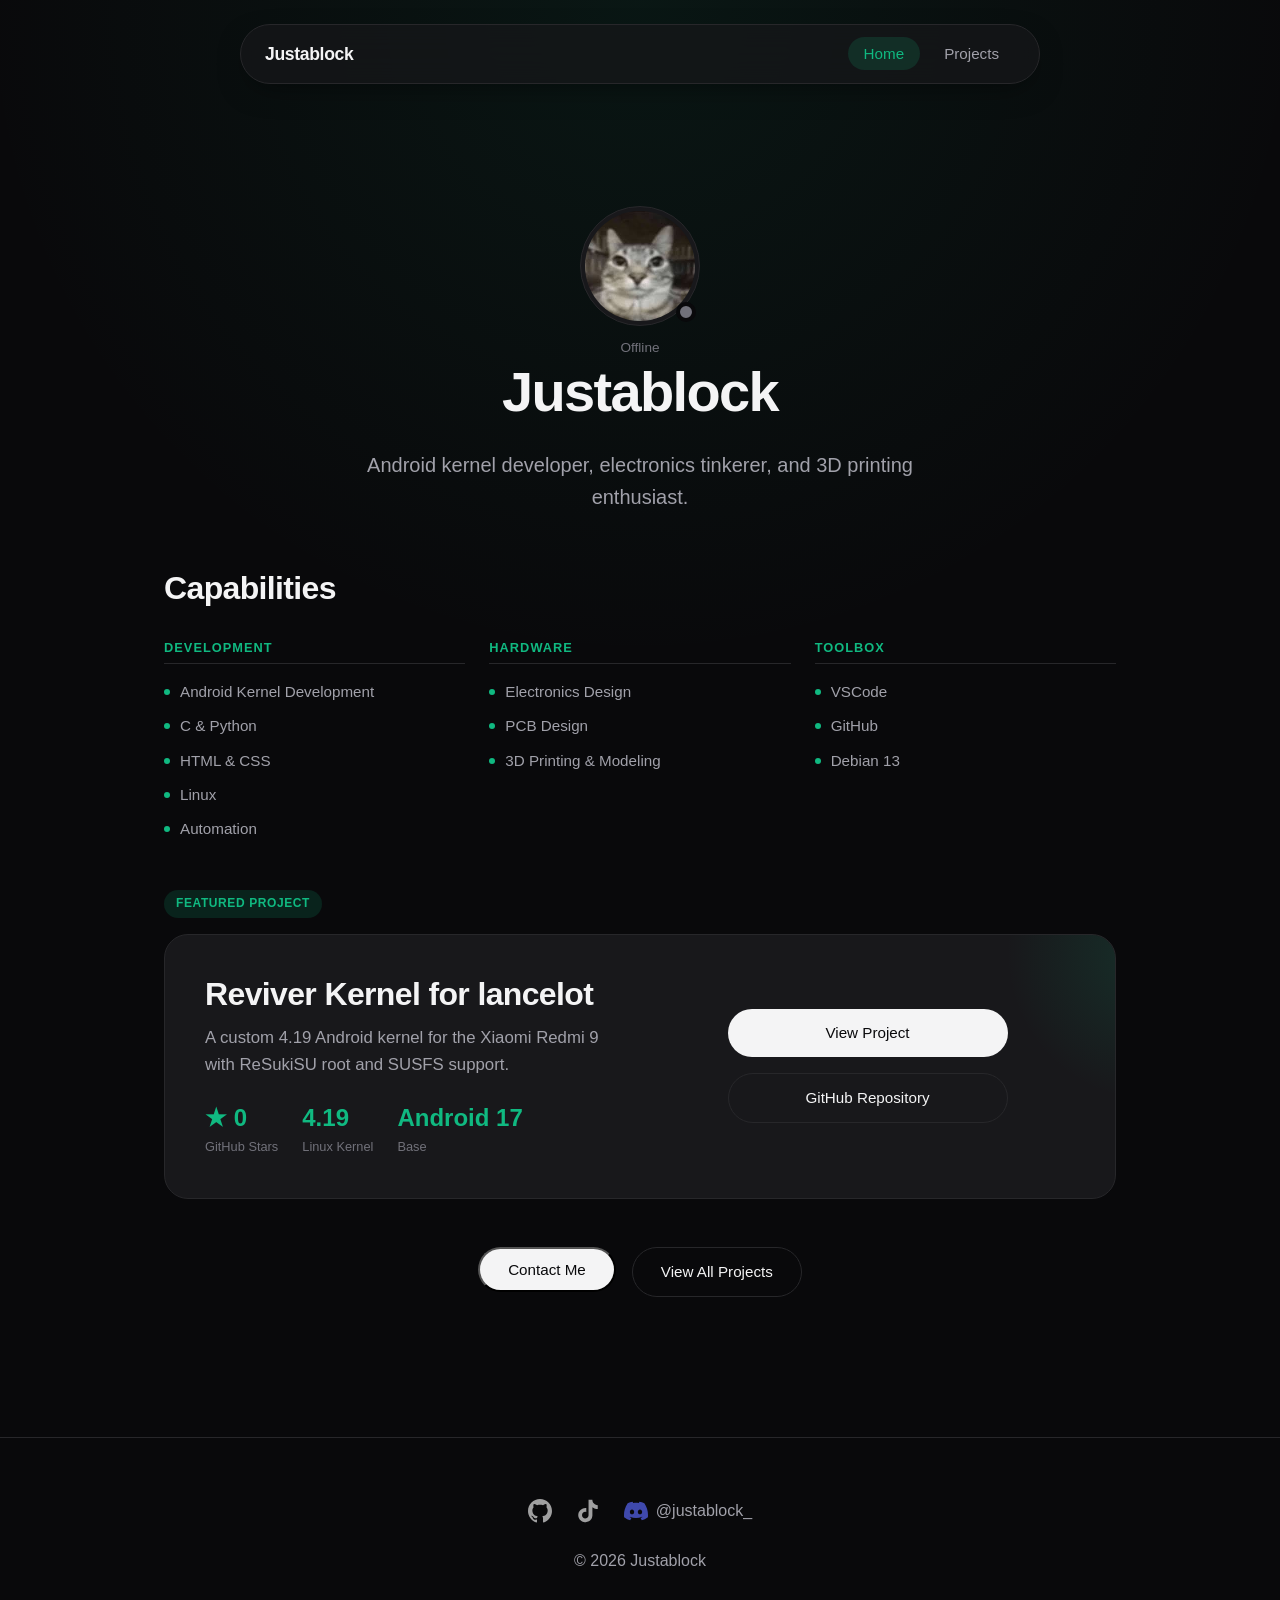
<file: index.html>
<!DOCTYPE html>
<html lang="en">
<head>
    <meta charset="UTF-8">
    <meta name="viewport" content="width=device-width, initial-scale=1.0">
    <title>Justablock - Home</title>
    <meta name="description" content="Justablock — a developer who builds custom Android kernels, electronics, and 3D printing tools.">
    <meta name="keywords" content="Android kernel, custom kernel, Redmi 9, lancelot, ReSukiSU, SUSFS, electronics, PCB design, 3D printing">
    <meta name="author" content="Justablock">
    <link rel="stylesheet" href="css/style.css">
    <link rel="icon" type="image/x-icon" href="images/favicon.ico">
</head>
<body>

<nav class="navbar">
    <div class="nav-container">
        <a href="./" class="nav-logo">Justablock</a>
        <ul class="nav-links">
            <li><a href="./" class="active">Home</a></li>
            <li><a href="projects/">Projects</a></li>
        </ul>
    </div>
</nav>

<div id="android-banner-anchor" style="margin-top: 96px;"></div>

<script src="https://keepandroidopen.org/banner.js?id=android-banner-anchor&link=https://keepandroidopen.org"></script>

<main class="container">

    <section class="hero fade-in">
        <div class="avatar-container">
            <img src="images/icon.png" alt="Avatar" class="avatar" id="discord-avatar">
            <div class="status-indicator" id="status-dot"></div>
            <span id="status-text" class="status-text">Offline</span>
        </div>
        <h1>Justablock</h1>
        <p class="subtitle">Android kernel developer, electronics tinkerer, and 3D printing enthusiast.</p>
        <div id="lanyard-activity" class="activity-container"></div>
    </section>

    <section class="fade-in">
        <h2>Capabilities</h2>
        <div class="cap-grid">
            <div class="cap-group">
                <h3>Development</h3>
                <ul class="cap-list">
                    <li>Android Kernel Development</li>
                    <li>C &amp; Python</li>
                    <li>HTML &amp; CSS</li>
                    <li>Linux</li>
                    <li>Automation</li>
                </ul>
            </div>
            <div class="cap-group">
                <h3>Hardware</h3>
                <ul class="cap-list">
                    <li>Electronics Design</li>
                    <li>PCB Design</li>
                    <li>3D Printing &amp; Modeling</li>
                </ul>
            </div>
            <div class="cap-group">
                <h3>Toolbox</h3>
                <ul class="cap-list">
                    <li>VSCode</li>
                    <li>GitHub</li>
                    <li>Debian 13</li>
                </ul>
            </div>
        </div>
    </section>

    <section class="featured-section fade-in">
        <div class="featured-badge">Featured Project</div>
        <div class="featured-card">
            <div>
                <h2>Reviver Kernel for lancelot</h2>
                <p>A custom 4.19 Android kernel for the Xiaomi Redmi 9 with ReSukiSU root and SUSFS support.</p>
                <div class="featured-stats">
                    <div class="featured-stat">
                        <span class="star-count" data-repo="Reviver-Kernel-lancelot">★ --</span>
                        <small>GitHub Stars</small>
                    </div>
                    <div class="featured-stat">
                        <span>4.19</span>
                        <small>Linux Kernel</small>
                    </div>
                    <div class="featured-stat">
                        <span>Android 17</span>
                        <small>Base</small>
                    </div>
                </div>
            </div>
            <div style="display:flex; flex-direction:column; gap:16px; align-items:center; justify-content:center;">
                <a class="btn primary" href="projects/reviver-kernel/" style="width:100%; max-width:280px;">View Project</a>
                <a class="btn secondary" href="https://github.com/JustablockCode/Reviver-Kernel-lancelot" target="_blank" rel="noopener" style="width:100%; max-width:280px;">GitHub Repository</a>
            </div>
        </div>
    </section>

    <section class="buttons fade-in">
        <div class="contact-wrap">
            <button class="btn primary" id="contact-btn" type="button">Contact Me</button>
            <div class="contact-menu" id="contact-menu">
                <a href="https://github.com/JustablockCode" target="_blank" rel="noopener">
                    <img src="images/icons/github.svg" alt="">GitHub
                </a>
                <a href="https://www.tiktok.com/@justablock5" target="_blank" rel="noopener">
                    <img src="images/icons/tiktok.svg" alt="">TikTok
                </a>
                <a href="https://discord.com/users/994265989120278619" target="_blank" rel="noopener">
                    <img src="images/icons/discord.svg" alt="">Discord
                </a>
                <a href="mailto:bdfd000@gmail.com">
                    <span class="contact-email-icon">✉</span>Email
                </a>
            </div>
        </div>
        <a href="projects/" class="btn secondary">View All Projects</a>
    </section>

    </main>

<footer>
    <div class="social-icons">
        <a href="https://github.com/JustablockCode" title="GitHub">
            <img src="images/icons/github.svg" alt="GitHub" loading="lazy">
        </a>
        <a href="https://www.tiktok.com/@justablock5" title="TikTok">
            <img src="images/icons/tiktok.svg" alt="TikTok" loading="lazy">
        </a>
        <a href="https://discord.com/users/994265989120278619" title="Discord">
            <img src="images/icons/discord.svg" alt="Discord" loading="lazy">
            <span>@justablock_</span>
        </a>
    </div>
    <p>© 2026 Justablock</p>
</footer>

<script src="js/lanyard.js" defer></script>
<script src="js/contact.js" defer></script>
<script src="js/github-stars.js" defer></script>
</body>
</html>
</file>
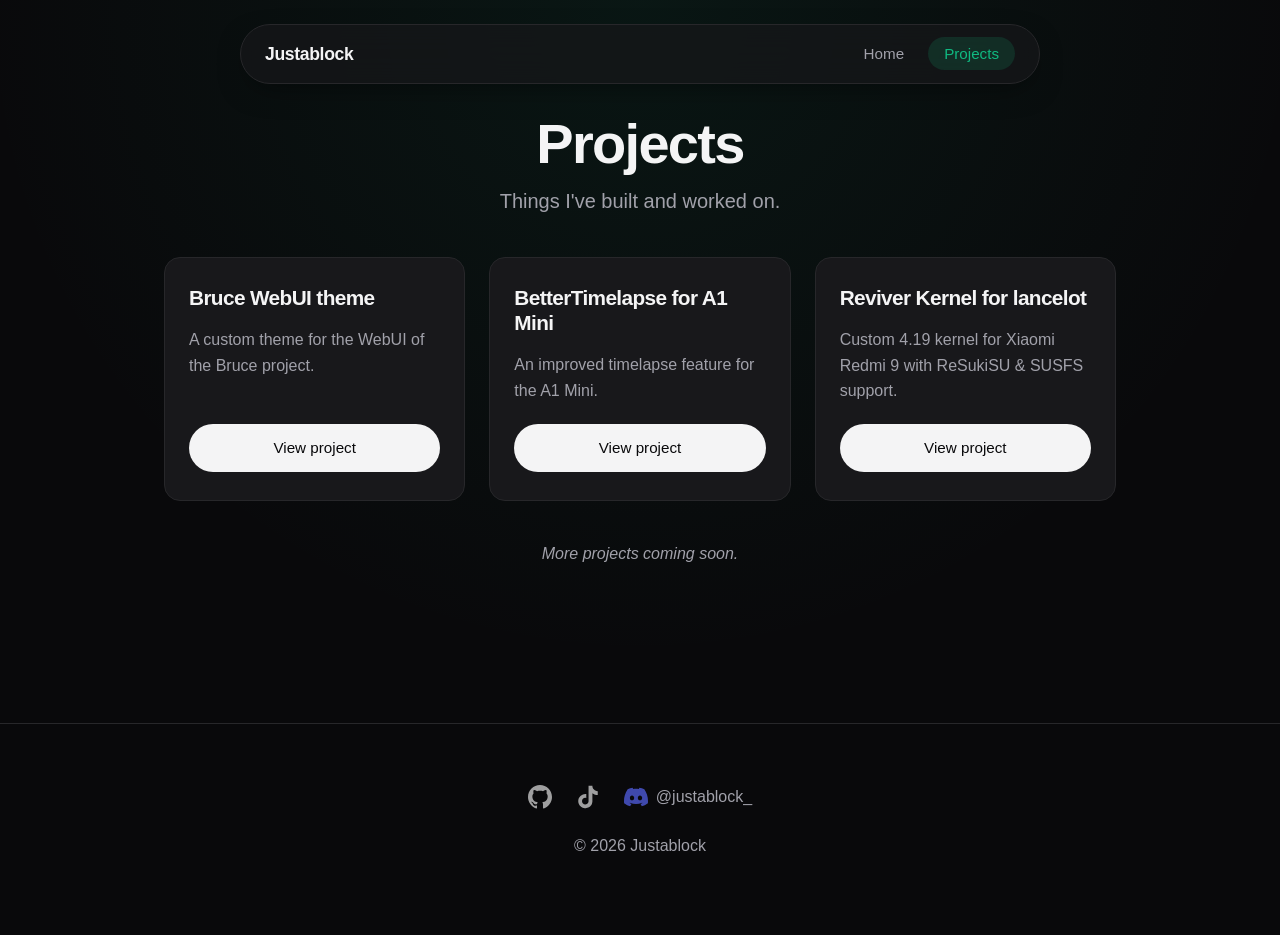
<file: projects/index.html>
<!DOCTYPE html>
<html lang="en">
<head>
    <meta charset="UTF-8">
    <meta name="viewport" content="width=device-width, initial-scale=1.0">
    <title>Justablock - Projects</title>
    <meta name="description" content="Projects by Justablock: a Bruce WebUI theme, a BetterTimelapse preset for the A1 Mini, and a custom Android kernel for the Xiaomi Redmi 9.">
    <link rel="stylesheet" href="../css/style.css">
    <link rel="icon" type="image/x-icon" href="../images/favicon.ico">
</head>
<body>

<nav class="navbar">
    <div class="nav-container">
        <a href="../" class="nav-logo">Justablock</a>
        <ul class="nav-links">
            <li><a href="../">Home</a></li>
            <li><a href="../projects" class="active">Projects</a></li>
        </ul>
    </div>
</nav>

<main class="container">
    <div class="page-header fade-in">
        <h1>Projects</h1>
        <p class="subtitle">Things I've built and worked on.</p>
    </div>

    <div class="projects-grid">
        <div class="project-card fade-in">
            <h3>Bruce WebUI theme</h3>
            <p>A custom theme for the WebUI of the Bruce project.</p>
            <a class="btn primary" href="brucewebui/">View project</a>
        </div>
        <div class="project-card fade-in">
            <h3>BetterTimelapse for A1 Mini</h3>
            <p>An improved timelapse feature for the A1 Mini.</p>
            <a class="btn primary" href="bettertimelapse/">View project</a>
        </div>
        <div class="project-card fade-in">
            <h3>Reviver Kernel for lancelot</h3>
            <p>Custom 4.19 kernel for Xiaomi Redmi 9 with ReSukiSU & SUSFS support.</p>
            <a class="btn primary" href="reviver-kernel/">View project</a>
        </div>
    </div>

    <div class="future-update">
        <p>More projects coming soon.</p>
    </div>
</main>

<footer>
    <div class="social-icons">
        <a href="https://github.com/JustablockCode" title="GitHub">
            <img src="../images/icons/github.svg" alt="GitHub" loading="lazy">
        </a>
        <a href="https://www.tiktok.com/@justablock5" title="TikTok">
            <img src="../images/icons/tiktok.svg" alt="TikTok" loading="lazy">
        </a>
        <a href="https://discord.com/users/994265989120278619" title="Discord">
            <img src="../images/icons/discord.svg" alt="Discord" loading="lazy">
            <span>@justablock_</span>
        </a>
    </div>
    <p>© 2026 Justablock</p>
</footer>

</body>
</html>
</file>
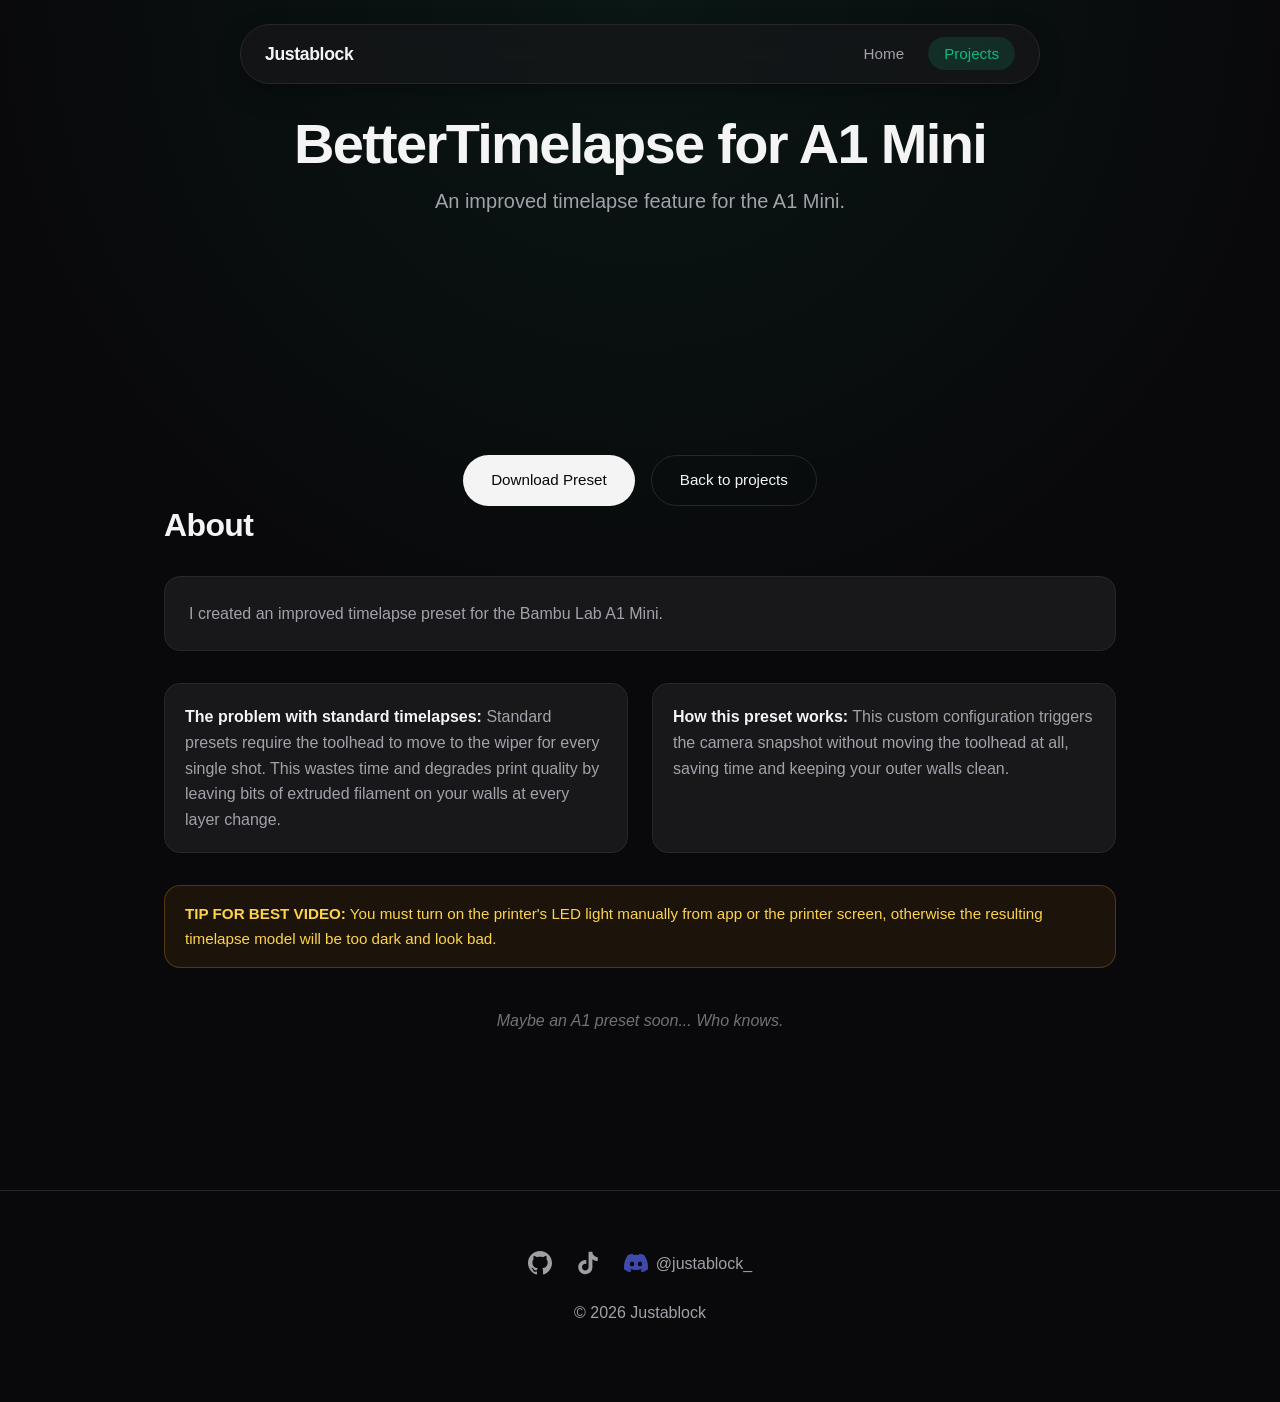
<file: projects/bettertimelapse/index.html>
<!DOCTYPE html>
<html lang="en">
<head>
    <meta charset="UTF-8">
    <meta name="viewport" content="width=device-width, initial-scale=1.0">
    <title>BetterTimelapse for A1 Mini — Justablock</title>
    <meta name="description" content="BetterTimelapse for Bambu Lab A1 Mini — custom smooth camera angles and optimized lighting for 3D print timelapses.">
    <link rel="stylesheet" href="../../css/style.css">
    <link rel="icon" type="image/x-icon" href="../../images/favicon.ico">
</head>
<body>

<nav class="navbar">
    <div class="nav-container">
        <a href="../../" class="nav-logo">Justablock</a>
        <ul class="nav-links">
            <li><a href="../../">Home</a></li>
            <li><a href="../" class="active">Projects</a></li>
        </ul>
    </div>
</nav>

<main class="container">
    <div class="page-header fade-in">
        <h1>BetterTimelapse for A1 Mini</h1>
        <p class="subtitle">An improved timelapse feature for the A1 Mini.</p>
    </div>

    <video class="project-image" autoplay loop muted playsinline>
        <source src="../../images/projects/timelapse.mp4" type="video/mp4">
        Your browser does not support the video tag.
    </video>

    <div class="buttons">
        <a class="btn primary" href="../../files/A1 Mini 0.4 Nozzle | BETTERTIMELAPSE BY JUSTABLOCK.bbscfg" download>Download Preset</a>
        <a class="btn secondary" href="../">Back to projects</a>
    </div>

    <h2>About</h2>

    <div class="project-intro">
        <p>I created an improved timelapse preset for the Bambu Lab A1 Mini.</p>
    </div>

    <div class="comparison-grid">
        <p><strong>The problem with standard timelapses:</strong> Standard presets require the toolhead to move to the wiper for every single shot. This wastes time and degrades print quality by leaving bits of extruded filament on your walls at every layer change.</p>
        
        <p><strong>How this preset works:</strong> This custom configuration triggers the camera snapshot without moving the toolhead at all, saving time and keeping your outer walls clean.</p>
    </div>

    <div class="warning-box">
        <p><strong>TIP FOR BEST VIDEO:</strong> You must turn on the printer's LED light manually from app or the printer screen, otherwise the resulting timelapse model will be too dark and look bad.</p>
    </div>

    <p class="future-update">Maybe an A1 preset soon... Who knows.</p>
</main>

<footer>
    <div class="social-icons">
        <a href="https://github.com/JustablockCode" title="GitHub">
            <img src="../../images/icons/github.svg" alt="GitHub" loading="lazy">
        </a>
        <a href="https://www.tiktok.com/@justablock5" title="TikTok">
            <img src="../../images/icons/tiktok.svg" alt="TikTok" loading="lazy">
        </a>
        <a href="https://discord.com/users/994265989120278619" title="Discord">
            <img src="../../images/icons/discord.svg" alt="Discord" loading="lazy">
            <span>@justablock_</span>
        </a>
    </div>
    <p>© 2026 Justablock</p>
</footer>

</body>
</html>
</file>
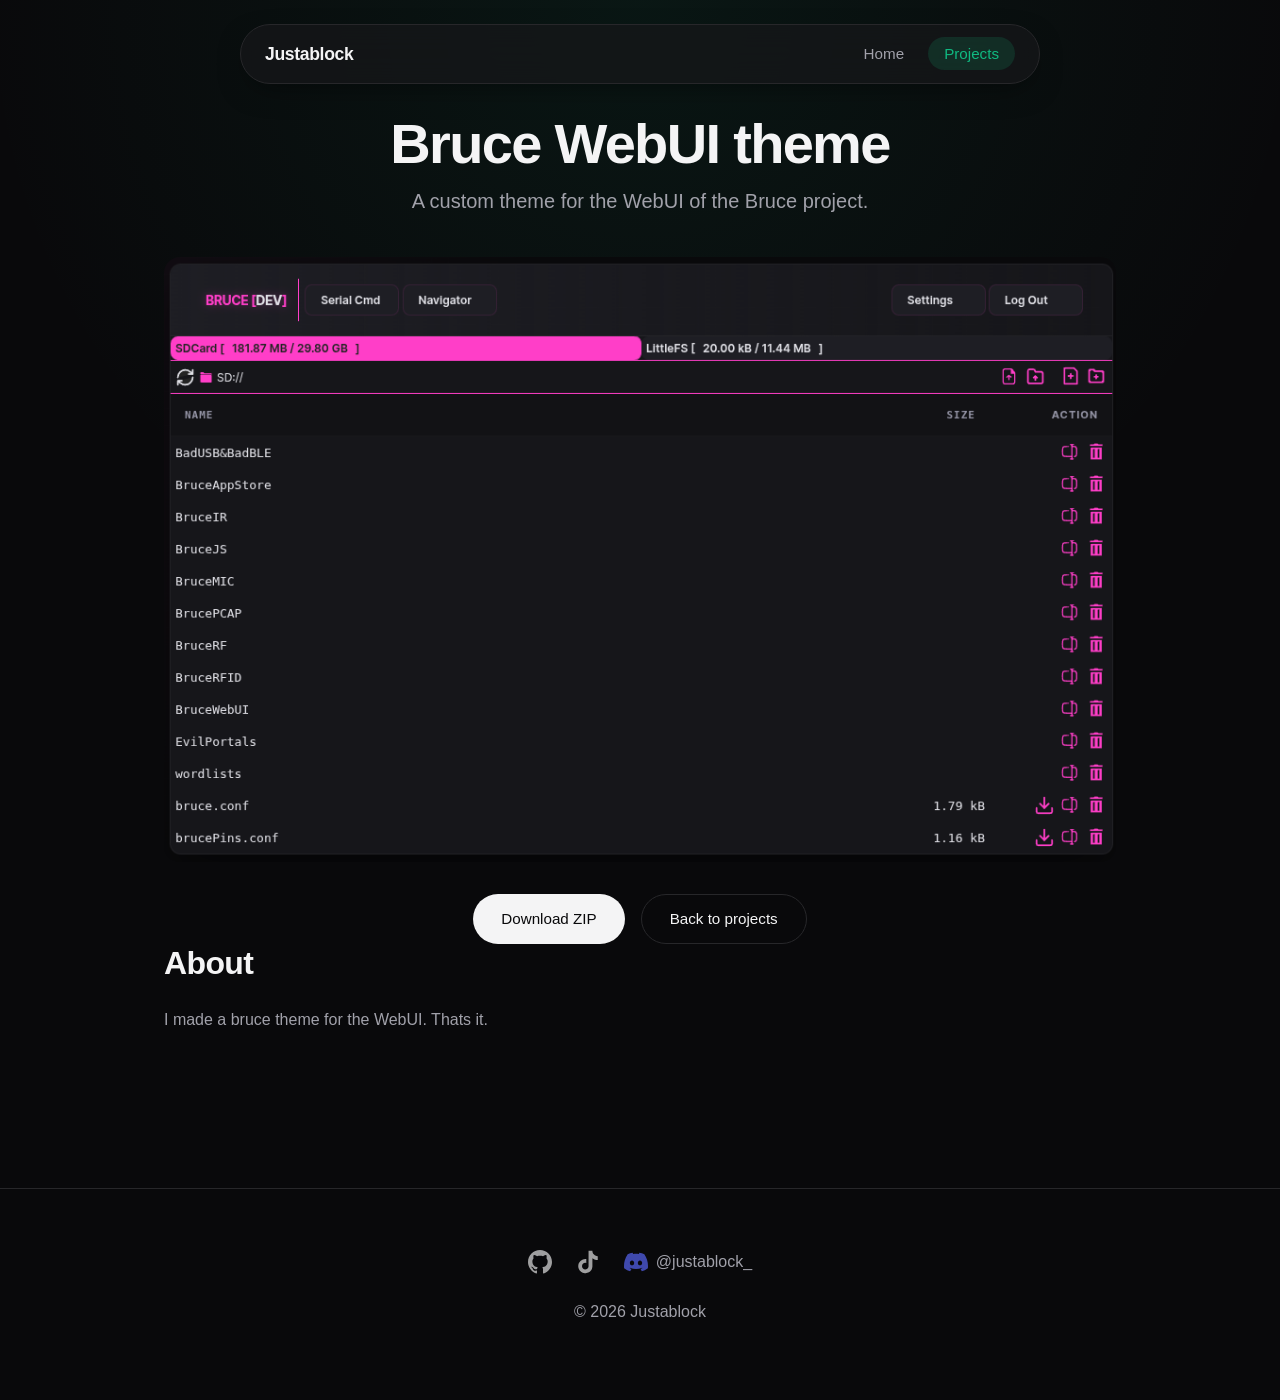
<file: projects/brucewebui/index.html>
<!DOCTYPE html>
<html lang="en">
<head>
    <meta charset="UTF-8">
    <meta name="viewport" content="width=device-width, initial-scale=1.0">
    <title>Bruce WebUI theme — Justablock</title>
    <meta name="description" content="A custom WebUI theme for the Bruce project — a lightweight web interface for managing your device's file system and settings.">
    <link rel="stylesheet" href="../../css/style.css">
    <link rel="icon" type="image/x-icon" href="../../images/favicon.ico">
</head>
<body>

<nav class="navbar">
    <div class="nav-container">
        <a href="../../" class="nav-logo">Justablock</a>
        <ul class="nav-links">
            <li><a href="../../">Home</a></li>
            <li><a href="../" class="active">Projects</a></li>
        </ul>
    </div>
</nav>

<main class="container">
    <div class="page-header fade-in">
        <h1>Bruce WebUI theme</h1>
        <p class="subtitle">A custom theme for the WebUI of the Bruce project.</p>
    </div>

    <img src="../../images/projects/brucewebui.png" alt="Bruce WebUI theme screenshot" class="project-image" loading="lazy">

    <div class="buttons" style="margin-top:28px;">
        <a class="btn primary" href="../../files/brucewebui.zip" download>Download ZIP</a>
        <a class="btn secondary" href="../">Back to projects</a>
    </div>

    <h2>About</h2>
    <p>I made a bruce theme for the WebUI. Thats it.</p>
</main>

<footer>
    <div class="social-icons">
        <a href="https://github.com/JustablockCode" title="GitHub">
            <img src="../../images/icons/github.svg" alt="GitHub" loading="lazy">
        </a>
        <a href="https://www.tiktok.com/@justablock5" title="TikTok">
            <img src="../../images/icons/tiktok.svg" alt="TikTok" loading="lazy">
        </a>
        <a href="https://discord.com/users/994265989120278619" title="Discord">
            <img src="../../images/icons/discord.svg" alt="Discord" loading="lazy">
            <span>@justablock_</span>
        </a>
    </div>
    <p>© 2026 Justablock</p>
</footer>

</body>
</html>
</file>
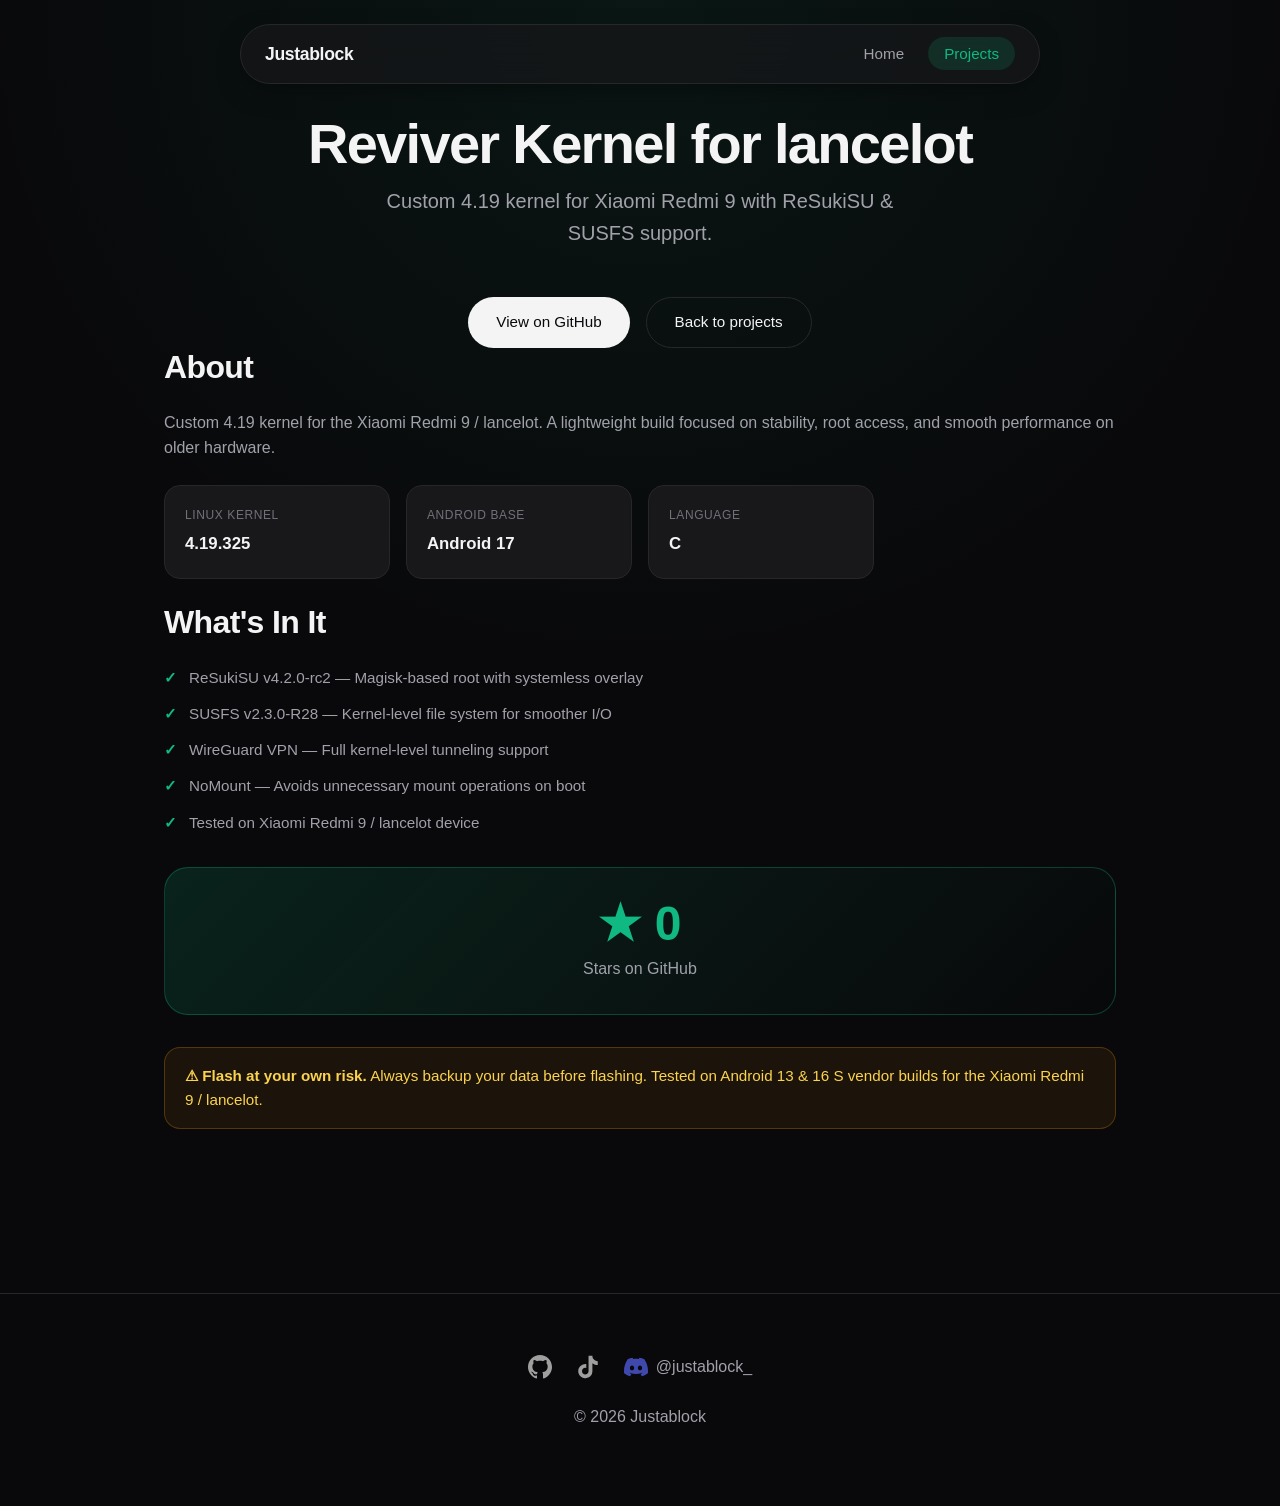
<file: projects/reviver-kernel/index.html>
<!DOCTYPE html>
<html lang="en">
<head>
    <meta charset="UTF-8">
    <meta name="viewport" content="width=device-width, initial-scale=1.0">
    <title>Reviver Kernel — Justablock</title>
    <meta name="description" content="Custom 4.19 Android kernel for Xiaomi Redmi 9 / lancelot with ReSukiSU root, SUSFS, WireGuard, and NoMount support.">
    <link rel="stylesheet" href="../../css/style.css">
    <link rel="icon" type="image/x-icon" href="../../images/favicon.ico">
</head>
<body>

<nav class="navbar">
    <div class="nav-container">
        <a href="../../" class="nav-logo">Justablock</a>
        <ul class="nav-links">
            <li><a href="../../">Home</a></li>
            <li><a href="../" class="active">Projects</a></li>
        </ul>
    </div>
</nav>

<main class="container">
    <div class="page-header fade-in">
        <h1>Reviver Kernel for lancelot</h1>
        <p class="subtitle">Custom 4.19 kernel for Xiaomi Redmi 9 with ReSukiSU & SUSFS support.</p>
    </div>

    <div class="buttons">
        <a class="btn primary" href="https://github.com/JustablockCode/Reviver-Kernel-lancelot" target="_blank" rel="noopener">View on GitHub</a>
        <a class="btn secondary" href="../">Back to projects</a>
    </div>

    <h2>About</h2>
    <p>Custom 4.19 kernel for the Xiaomi Redmi 9 / lancelot. A lightweight build focused on stability, root access, and smooth performance on older hardware.</p>

    <div class="specs-grid">
        <div class="spec-card">
            <div class="spec-label">Linux Kernel</div>
            <div class="spec-value">4.19.325</div>
        </div>
        <div class="spec-card">
            <div class="spec-label">Android Base</div>
            <div class="spec-value">Android 17</div>
        </div>
        <div class="spec-card">
            <div class="spec-label">Language</div>
            <div class="spec-value">C</div>
        </div>
    </div>

    <h2>What's In It</h2>
    <ul class="features-list">
        <li>ReSukiSU v4.2.0-rc2 — Magisk-based root with systemless overlay</li>
        <li>SUSFS v2.3.0-R28 — Kernel-level file system for smoother I/O</li>
        <li>WireGuard VPN — Full kernel-level tunneling support</li>
        <li>NoMount — Avoids unnecessary mount operations on boot</li>
        <li>Tested on Xiaomi Redmi 9 / lancelot device</li>
    </ul>

    <div class="star-showcase">
        <div class="star-count" data-repo="Reviver-Kernel-lancelot">★ --</div>
        <p>Stars on GitHub</p>
    </div>

    <div class="warning-box">
        <p><strong>⚠ Flash at your own risk.</strong> Always backup your data before flashing. Tested on Android 13 &amp; 16 S vendor builds for the Xiaomi Redmi 9 / lancelot.</p>
    </div>
</main>

<footer>
    <div class="social-icons">
        <a href="https://github.com/JustablockCode" title="GitHub">
            <img src="../../images/icons/github.svg" alt="GitHub" loading="lazy">
        </a>
        <a href="https://www.tiktok.com/@justablock5" title="TikTok">
            <img src="../../images/icons/tiktok.svg" alt="TikTok" loading="lazy">
        </a>
        <a href="https://discord.com/users/994265989120278619" title="Discord">
            <img src="../../images/icons/discord.svg" alt="Discord" loading="lazy">
            <span>@justablock_</span>
        </a>
    </div>
    <p>© 2026 Justablock</p>
</footer>

<script src="../../js/github-stars.js" defer></script>
</body>
</html>
</file>
<file: css/style.css>
:root {
--bg-base: #09090b;
--bg-surface: #18181b;
--bg-surface-hover: #27272a;
--border-subtle: #27272a;
--border-hover: #3f3f46;
--text-primary: #f4f4f5;
--text-secondary: #a1a1aa;
--text-muted: #71717a;
--accent: #10b981;
--accent-dim: rgba(16, 185, 129, 0.15);
--radius-sm: 8px;
--radius-md: 16px;
--radius-lg: 24px;
--radius-pill: 9999px;
--transition-smooth: all 0.3s cubic-bezier(0.4, 0, 0.2, 1);
}
*, *::before, *::after {
box-sizing: border-box;
}
body {
margin: 0;
font-family: 'Inter', -apple-system, BlinkMacSystemFont, 'Segoe UI', Roboto, sans-serif;
color: var(--text-primary);
background-color: var(--bg-base);
background-image: radial-gradient(circle at 50% 0%, rgba(16, 185, 129, 0.08) 0%, transparent 60%);
background-attachment: fixed;
line-height: 1.6;
overflow-x: hidden;
-webkit-font-smoothing: antialiased;
}
h1, h2, h3 {
color: var(--text-primary);
line-height: 1.2;
letter-spacing: -0.03em;
font-weight: 700;
}
h1 { font-size: 3.5rem; margin: 0 0 16px; }
h2 { font-size: 2rem; margin: 0 0 24px; letter-spacing: -0.02em; }
h3 { font-size: 1.3rem; margin: 0 0 12px; }
p {
color: var(--text-secondary);
margin: 0 0 16px;
}
.page-header {
text-align: center;
margin-bottom: 40px;
}
.page-header h1 {
margin-bottom: 8px;
}
.subtitle {
font-size: 1.25rem;
max-width: 560px;
margin: 0 auto;
}
.navbar {
position: fixed;
top: 24px;
left: 50%;
transform: translateX(-50%);
width: calc(100% - 48px);
max-width: 800px;
height: 60px;
background: rgba(24, 24, 27, 0.7);
backdrop-filter: blur(16px);
-webkit-backdrop-filter: blur(16px);
border: 1px solid var(--border-subtle);
border-radius: var(--radius-pill);
z-index: 1000;
box-shadow: 0 10px 30px -10px rgba(0, 0, 0, 0.5);
}
.nav-container {
display: flex;
justify-content: space-between;
align-items: center;
height: 100%;
padding: 0 24px;
}
.nav-logo {
color: var(--text-primary);
text-decoration: none;
font-weight: 600;
font-size: 1.1rem;
letter-spacing: -0.02em;
transition: var(--transition-smooth);
}
.nav-logo:hover {
color: var(--accent);
}
.nav-links {
list-style: none;
display: flex;
gap: 8px;
margin: 0;
padding: 0;
}
.nav-links a {
color: var(--text-secondary);
text-decoration: none;
font-size: 0.95rem;
font-weight: 500;
padding: 8px 16px;
border-radius: var(--radius-pill);
transition: var(--transition-smooth);
}
.nav-links a:hover {
color: var(--text-primary);
background: rgba(255, 255, 255, 0.05);
}
.nav-links a.active {
color: var(--accent);
background: var(--accent-dim);
}
.container {
max-width: 1000px;
margin: auto;
padding: 110px 24px 80px;
}
.hero {
text-align: center;
display: flex;
flex-direction: column;
align-items: center;
gap: 8px;
}
.avatar-container {
position: relative;
width: 120px;
height: 120px;
margin-bottom: 24px;
}
.avatar {
width: 100%;
height: 100%;
border-radius: 50%;
object-fit: cover;
background: var(--bg-surface);
padding: 4px;
border: 1px solid var(--border-subtle);
transition: var(--transition-smooth);
}
.avatar:hover {
border-color: var(--accent);
transform: scale(1.05);
}
.status-indicator {
position: absolute;
bottom: 4px;
right: 4px;
width: 20px;
height: 20px;
border-radius: 50%;
border: 4px solid var(--bg-base);
background: var(--text-muted);
transition: var(--transition-smooth);
}
.status-online { background: var(--accent); }
.status-idle { background: #f59e0b; }
.status-dnd { background: #ef4444; }
.status-text {
font-size: 0.85rem;
color: var(--text-muted);
font-weight: 500;
margin-top: 12px;
}
.subtitle {
font-size: 1.25rem;
max-width: 560px;
margin: 0 auto;
}
.buttons {
    margin-top: 48px;
    display: flex;
    gap: 16px;
    justify-content: center;
}
.contact-wrap {
position: relative;
}
.contact-menu {
position: absolute;
top: calc(100% + 10px);
left: 50%;
transform: translateX(-50%);
min-width: 180px;
background: var(--bg-surface);
border: 1px solid var(--border-subtle);
border-radius: var(--radius-md);
padding: 8px;
box-shadow: 0 20px 40px -12px rgba(0, 0, 0, 0.6);
display: none;
flex-direction: column;
z-index: 100;
}
.contact-menu.open {
display: flex;
}
.contact-menu a {
display: flex;
align-items: center;
gap: 10px;
padding: 10px 14px;
border-radius: var(--radius-sm);
color: var(--text-secondary);
text-decoration: none;
font-weight: 500;
font-size: 0.95rem;
transition: var(--transition-smooth);
}
.contact-menu a:hover {
background: var(--bg-surface-hover);
color: var(--text-primary);
}
.contact-menu img {
width: 18px;
height: 18px;
filter: none;
opacity: 0.9;
}
.contact-email-icon {
font-size: 1rem;
line-height: 1;
}
.section {
margin-bottom: 48px;
}
.section:last-of-type {
margin-bottom: 0;
}
.btn {
padding: 12px 28px;
border-radius: var(--radius-pill);
text-decoration: none;
font-weight: 500;
font-size: 0.95rem;
transition: var(--transition-smooth);
display: inline-flex;
align-items: center;
justify-content: center;
}
.btn.primary {
background: var(--text-primary);
color: var(--bg-base);
}
.btn.primary:hover {
background: var(--accent);
color: #fff;
transform: translateY(-2px);
}
.btn.secondary {
background: transparent;
border: 1px solid var(--border-subtle);
color: var(--text-primary);
}
.btn.secondary:hover {
background: var(--bg-surface);
border-color: var(--border-hover);
transform: translateY(-2px);
}
.project-image {
display: block;
max-width: 100%;
height: auto;
margin: 32px auto;
border-radius: var(--radius-md);
}
.projects-grid {
display: grid;
grid-template-columns: repeat(auto-fill, minmax(260px, 1fr));
gap: 24px;
margin-top: 40px;
}
.project-card {
background: var(--bg-surface);
border: 1px solid var(--border-subtle);
border-radius: var(--radius-md);
padding: 28px 24px;
display: flex;
flex-direction: column;
gap: 12px;
transition: var(--transition-smooth);
}
.project-card:hover {
border-color: var(--border-hover);
transform: translateY(-4px);
}
.project-card h3 {
margin-bottom: 4px;
}
.project-card p {
margin-bottom: 8px;
}
.project-card .btn {
margin-top: auto;
}
.project-intro {
background: var(--bg-surface);
border: 1px solid var(--border-subtle);
border-radius: var(--radius-md);
padding: 24px;
margin: 32px 0;
}
.project-intro p {
margin: 0 0 8px;
}
.project-intro p:last-child {
margin-bottom: 0;
}
.comparison-grid {
display: grid;
grid-template-columns: 1fr 1fr;
gap: 24px;
margin: 32px 0;
}
.comparison-grid p {
background: var(--bg-surface);
border: 1px solid var(--border-subtle);
border-radius: var(--radius-md);
padding: 20px;
margin: 0;
}
.comparison-grid p strong {
color: var(--text-primary);
}
.warning-box {
background: rgba(245, 158, 11, 0.08);
border: 1px solid rgba(245, 158, 11, 0.25);
border-radius: var(--radius-md);
padding: 16px 20px;
margin: 24px 0;
}
.warning-box p {
color: #fcd34d;
margin: 0;
font-size: 0.95rem;
}
.future-update {
text-align: center;
color: var(--text-muted);
font-style: italic;
margin-top: 40px;
}

/* Featured project */
.featured-section {
margin: 48px 0;
}
.featured-card {
background: linear-gradient(135deg, var(--bg-surface) 0%, var(--bg-surface) 100%);
border: 1px solid var(--border-subtle);
border-radius: var(--radius-lg);
padding: 40px;
display: grid;
grid-template-columns: 1fr 1fr;
gap: 40px;
align-items: center;
position: relative;
overflow: hidden;
}
.featured-card::before {
content: '';
position: absolute;
top: -50%;
right: -20%;
width: 300px;
height: 300px;
background: radial-gradient(circle, var(--accent-dim) 0%, transparent 70%);
pointer-events: none;
}
.featured-badge {
display: inline-flex;
align-items: center;
gap: 6px;
padding: 4px 12px;
border-radius: var(--radius-pill);
background: var(--accent-dim);
color: var(--accent);
font-size: 0.75rem;
font-weight: 600;
text-transform: uppercase;
letter-spacing: 0.05em;
margin-bottom: 16px;
}
.featured-card h2 {
margin: 0 0 12px;
font-size: 2rem;
}
.featured-card p {
margin: 0 0 20px;
font-size: 1.05rem;
}
.featured-features {
display: flex;
flex-wrap: wrap;
gap: 8px;
margin-bottom: 24px;
}
.featured-feature {
padding: 6px 14px;
border-radius: var(--radius-pill);
background: var(--bg-surface-hover);
border: 1px solid var(--border-subtle);
font-size: 0.85rem;
color: var(--text-secondary);
}
.featured-stats {
display: flex;
gap: 24px;
margin-top: 16px;
}
.featured-stat {
display: flex;
flex-direction: column;
}
.featured-stat span {
font-size: 1.5rem;
font-weight: 700;
color: var(--accent);
}
.featured-stat small {
font-size: 0.8rem;
color: var(--text-muted);
}

/* Capabilities grid */
.cap-grid {
display: grid;
grid-template-columns: repeat(auto-fit, minmax(200px, 1fr));
gap: 24px;
margin-top: 32px;
}
.cap-group h3 {
font-size: 0.8rem;
text-transform: uppercase;
letter-spacing: 0.08em;
color: var(--accent);
margin-bottom: 16px;
padding-bottom: 8px;
border-bottom: 1px solid var(--border-subtle);
}
.cap-list {
list-style: none;
padding: 0;
margin: 0;
display: flex;
flex-direction: column;
gap: 10px;
}
.cap-list li {
color: var(--text-secondary);
font-size: 0.95rem;
padding-left: 16px;
position: relative;
}
.cap-list li::before {
content: '';
position: absolute;
left: 0;
top: 50%;
width: 6px;
height: 6px;
border-radius: 50%;
background: var(--accent);
transform: translateY(-50%);
}

/* Kernel specs */
.specs-grid {
display: grid;
grid-template-columns: repeat(auto-fill, minmax(220px, 1fr));
gap: 16px;
margin: 24px 0;
}
.spec-card {
background: var(--bg-surface);
border: 1px solid var(--border-subtle);
border-radius: var(--radius-md);
padding: 20px;
transition: var(--transition-smooth);
}
.spec-card:hover {
border-color: var(--border-hover);
}
.spec-label {
font-size: 0.75rem;
text-transform: uppercase;
letter-spacing: 0.05em;
color: var(--text-muted);
margin-bottom: 6px;
}
.spec-value {
font-size: 1.05rem;
font-weight: 600;
color: var(--text-primary);
}

/* Features list */
.features-list {
list-style: none;
padding: 0;
margin: 24px 0;
display: grid;
gap: 12px;
}
.features-list li {
display: flex;
align-items: flex-start;
gap: 12px;
color: var(--text-secondary);
font-size: 0.95rem;
}
.features-list li::before {
content: '✓';
color: var(--accent);
font-weight: 700;
flex-shrink: 0;
}

/* Star showcase */
.star-showcase {
background: linear-gradient(135deg, var(--accent-dim) 0%, transparent 100%);
border: 1px solid rgba(16, 185, 129, 0.3);
border-radius: var(--radius-lg);
padding: 32px;
text-align: center;
margin: 32px 0;
}
.star-showcase .star-count {
font-size: 3rem;
font-weight: 800;
color: var(--accent);
line-height: 1;
margin-bottom: 8px;
}
.star-showcase p {
color: var(--text-secondary);
margin: 0;
}
.featured-stat .star-count {
font-size: 1.5rem;
}
.activity-item {
background: var(--bg-surface);
border: 1px solid var(--border-subtle);
border-radius: var(--radius-md);
padding: 16px;
display: flex;
align-items: center;
gap: 16px;
width: 100%;
max-width: 400px;
transition: var(--transition-smooth);
}
.activity-item:hover {
border-color: var(--border-hover);
transform: translateY(-2px);
}
.activity-icon {
width: 48px;
height: 48px;
border-radius: var(--radius-sm);
object-fit: cover;
}
.activity-text h4 {
margin: 0 0 2px;
font-size: 0.75rem;
color: var(--text-muted);
text-transform: uppercase;
letter-spacing: 0.05em;
}
.activity-text p {
margin: 0;
font-size: 0.95rem;
color: var(--text-primary);
font-weight: 500;
}
.activity-text small {
font-size: 0.85rem;
color: var(--text-secondary);
}
footer {
text-align: center;
padding: 60px 24px;
border-top: 1px solid var(--border-subtle);
margin-top: 60px;
}
.social-icons {
display: flex;
gap: 24px;
justify-content: center;
margin-bottom: 24px;
}
.social-icons a {
color: var(--text-secondary);
text-decoration: none;
display: inline-flex;
align-items: center;
gap: 8px;
font-weight: 500;
transition: var(--transition-smooth);
}
.social-icons a:hover {
color: var(--text-primary);
transform: translateY(-2px);
}
.social-icons img {
width: 24px;
height: 24px;
opacity: 0.7;
transition: var(--transition-smooth);
filter: none;
}
.social-icons a:hover img {
opacity: 1;
}
.fade-in {
opacity: 0;
transform: translateY(20px);
animation: fadeIn 0.6s ease-out forwards;
}
@keyframes fadeIn {
to {
opacity: 1;
transform: translateY(0);
}
}
main > * {
animation-delay: 0.1s;
}
main section {
margin-bottom: 48px;
}
main section:last-of-type {
margin-bottom: 0;
}
main > * + * {
animation-delay: 0.2s;
}
main > * + * + * {
animation-delay: 0.3s;
}
main > * + * + * + * {
animation-delay: 0.4s;
}
main > * + * + * + * + * {
animation-delay: 0.5s;
}
main > * + * + * + * + * + * {
animation-delay: 0.6s;
}
main > * + * + * + * + * + * + * {
animation-delay: 0.7s;
}
main > * + * + * + * + * + * + * + * {
animation-delay: 0.8s;
}
main > * + * + * + * + * + * + * + * + * {
animation-delay: 0.9s;
}
@media (max-width: 768px) {
h1 { font-size: 2.75rem; }
.container { padding-top: 120px; }
.comparison-grid { grid-template-columns: 1fr; }
.projects-grid { grid-template-columns: 1fr; }
.featured-card { grid-template-columns: 1fr; gap: 24px; }
.featured-card::before { display: none; }
.specs-grid { grid-template-columns: repeat(auto-fit, minmax(150px, 1fr)); }
.cap-grid { grid-template-columns: 1fr; }
}
</file>
